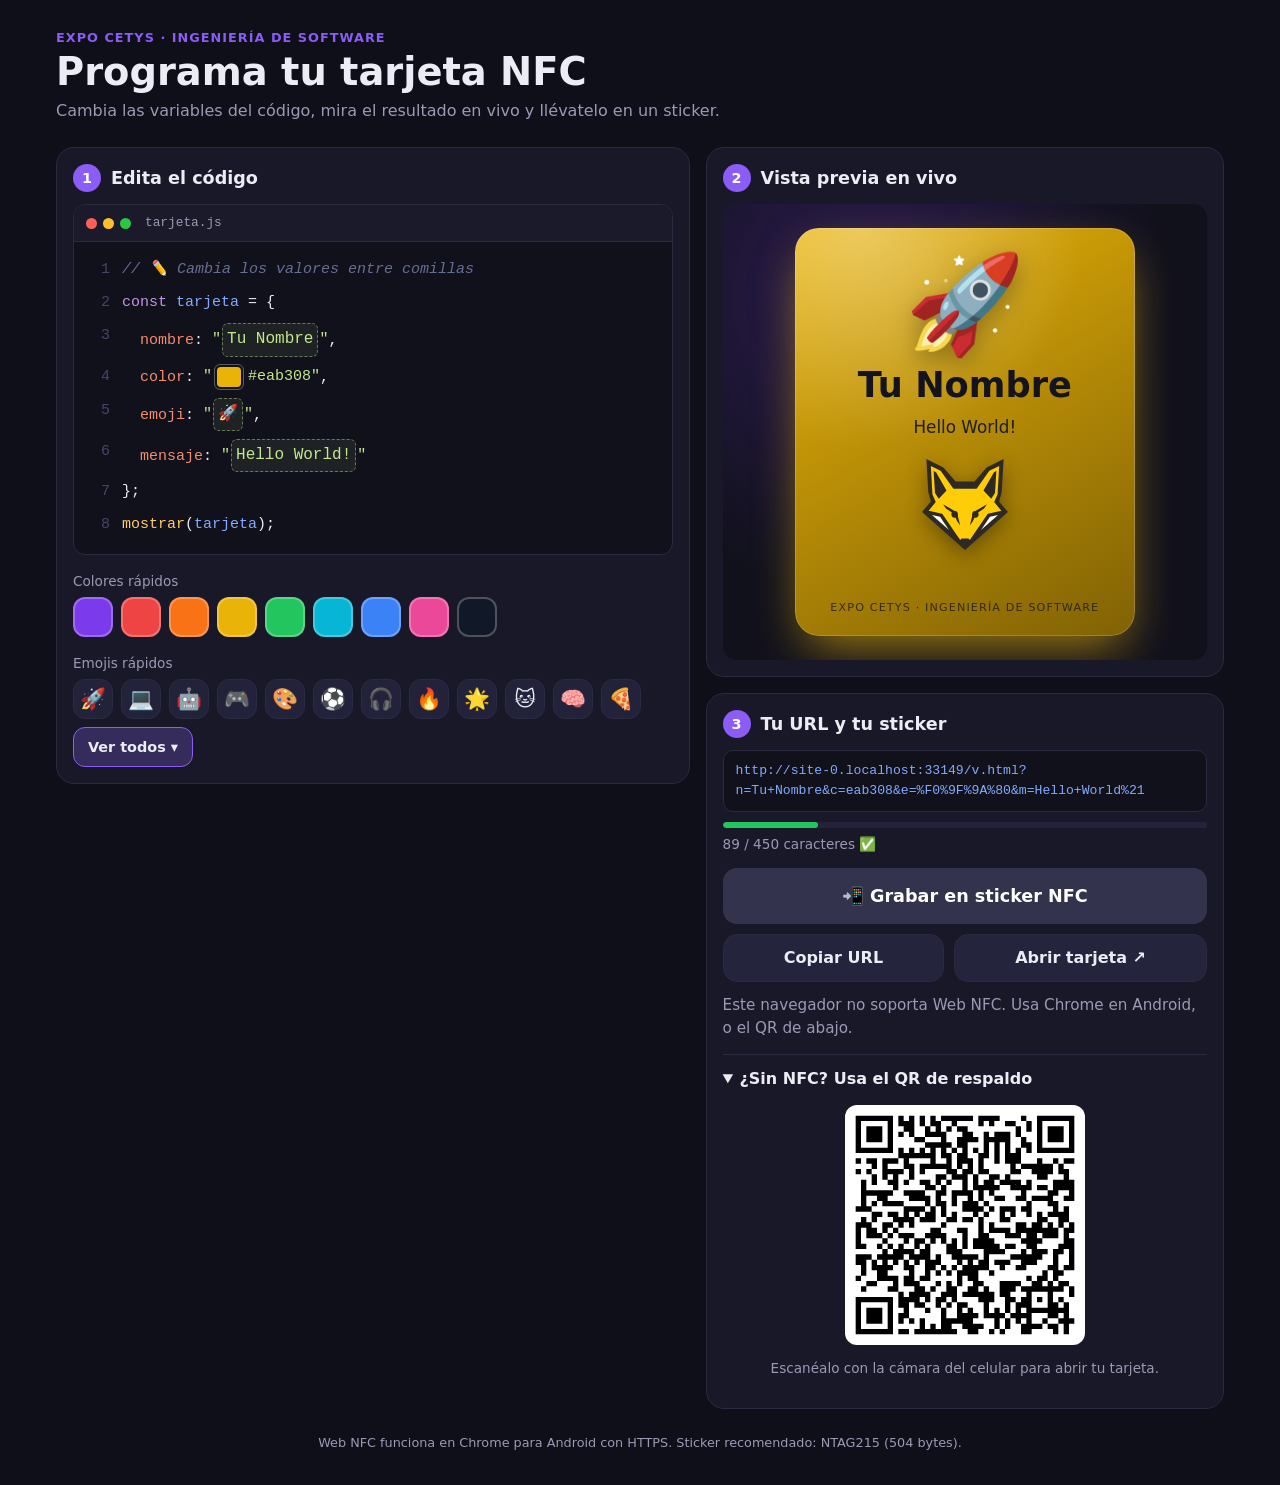
<file: index.html>
<!doctype html>
<html lang="es">
<head>
  <meta charset="utf-8">
  <meta name="viewport" content="width=device-width, initial-scale=1, viewport-fit=cover">
  <meta name="theme-color" content="#0f0f1a">
  <title>Programa tu tarjeta NFC</title>
  <meta name="description" content="Expo Cetys de Ingeniería de Software: cambia 4 variables, ve tu tarjeta en vivo y grábala en un sticker NFC.">
  <link rel="icon" href="img/zorro.svg" type="image/svg+xml">
  <link rel="stylesheet" href="css/estilos.css">
</head>
<body class="editor">
  <header class="cabecera">
    <p class="etiqueta">Expo Cetys · Ingeniería de Software</p>
    <h1>Programa tu tarjeta NFC</h1>
    <p class="sub">Cambia las variables del código, mira el resultado en vivo y llévatelo en un sticker.</p>
  </header>

  <main class="rejilla">
    <!-- 1. Código -->
    <section class="panel" aria-labelledby="t-codigo">
      <h2 id="t-codigo"><span class="paso">1</span> Edita el código</h2>

      <div class="codigo" role="group" aria-label="Bloque de código editable">
        <div class="codigo-barra" aria-hidden="true">
          <span class="punto"></span><span class="punto"></span><span class="punto"></span>
          <span class="archivo">tarjeta.js</span>
        </div>
        <ol class="lineas">
          <li><span class="com">// ✏️ Cambia los valores entre comillas</span></li>
          <li><span class="kw">const</span> <span class="var">tarjeta</span> = {</li>
          <li class="ind">
            <label for="nombre" class="prop">nombre</label>:
            <span class="str">"<input id="nombre" type="text" autocomplete="off" spellcheck="false">"</span>,
          </li>
          <li class="ind">
            <label for="color" class="prop">color</label>:
            <span class="str">"<input id="color" type="color" aria-describedby="color-hex"><span id="color-hex" class="hex"></span>"</span>,
          </li>
          <li class="ind">
            <label for="emoji" class="prop">emoji</label>:
            <span class="str">"<input id="emoji" type="text" autocomplete="off" inputmode="text" class="corto">"</span>,
          </li>
          <li class="ind">
            <label for="mensaje" class="prop">mensaje</label>:
            <span class="str">"<input id="mensaje" type="text" autocomplete="off">"</span>
          </li>
          <li>};</li>
          <li><span class="fn">mostrar</span>(<span class="var">tarjeta</span>);</li>
        </ol>
      </div>

      <div class="atajos">
        <p class="atajos-titulo">Colores rápidos</p>
        <div class="chips" id="chips-color"></div>
        <p class="atajos-titulo">Emojis rápidos</p>
        <div class="chips" id="chips-emoji"></div>
      </div>

      <dialog class="selector" id="selector-emoji" aria-labelledby="selector-titulo">
        <div class="selector-cabecera">
          <h3 id="selector-titulo">Elige un emoji</h3>
          <button type="button" class="selector-cerrar" id="selector-cerrar" aria-label="Cerrar">✕</button>
        </div>
        <nav class="selector-tabs" id="selector-tabs" aria-label="Categorías"></nav>
        <div class="selector-lista" id="selector-lista"></div>
      </dialog>
    </section>

    <!-- 2. Vista previa -->
    <section class="panel" aria-labelledby="t-vista">
      <h2 id="t-vista"><span class="paso">2</span> Vista previa en vivo</h2>
      <div class="escenario escenario-mini" id="escenario">
        <article class="tarjeta" id="tarjeta" aria-live="polite">
          <div class="tarjeta-emoji" data-emoji></div>
          <h3 class="tarjeta-nombre" data-nombre></h3>
          <p class="tarjeta-mensaje" data-mensaje></p>
          <img class="tarjeta-logo" src="img/zorro.svg" alt="Logo CETYS" width="84" height="88">
          <p class="tarjeta-pie">Expo Cetys · Ingeniería de Software</p>
        </article>
      </div>
    </section>

    <!-- 3. URL + NFC + QR -->
    <section class="panel" aria-labelledby="t-url">
      <h2 id="t-url"><span class="paso">3</span> Tu URL y tu sticker</h2>

      <div class="url-caja">
        <output id="url" class="url" for="nombre color emoji mensaje"></output>
        <div class="medidor" aria-hidden="true"><div class="medidor-barra" id="medidor"></div></div>
        <p class="contador" id="contador"></p>
      </div>

      <div class="botones">
        <button type="button" class="btn btn-nfc" id="btn-nfc">📲 Grabar en sticker NFC</button>
        <button type="button" class="btn btn-sec oculto" id="btn-cancelar">Cancelar</button>
        <button type="button" class="btn btn-sec" id="btn-copiar">Copiar URL</button>
        <a class="btn btn-sec" id="btn-abrir" target="_blank" rel="noopener">Abrir tarjeta ↗</a>
      </div>
      <p class="estado" id="estado" role="status"></p>

      <details class="qr-caja" id="qr-caja">
        <summary>¿Sin NFC? Usa el QR de respaldo</summary>
        <div class="qr" id="qr"></div>
        <p class="nota">Escanéalo con la cámara del celular para abrir tu tarjeta.</p>
      </details>
    </section>
  </main>

  <footer class="pie">
    Web NFC funciona en Chrome para Android con HTTPS. Sticker recomendado: NTAG215 (504 bytes).
  </footer>

  <script src="js/vendor/qrcode.js"></script>
  <script src="js/filtro.js"></script>
  <script src="js/sonido.js"></script>
  <script src="js/tarjeta.js"></script>
  <script src="js/emojis.js"></script>
  <script src="js/editor.js"></script>
</body>
</html>
</file>
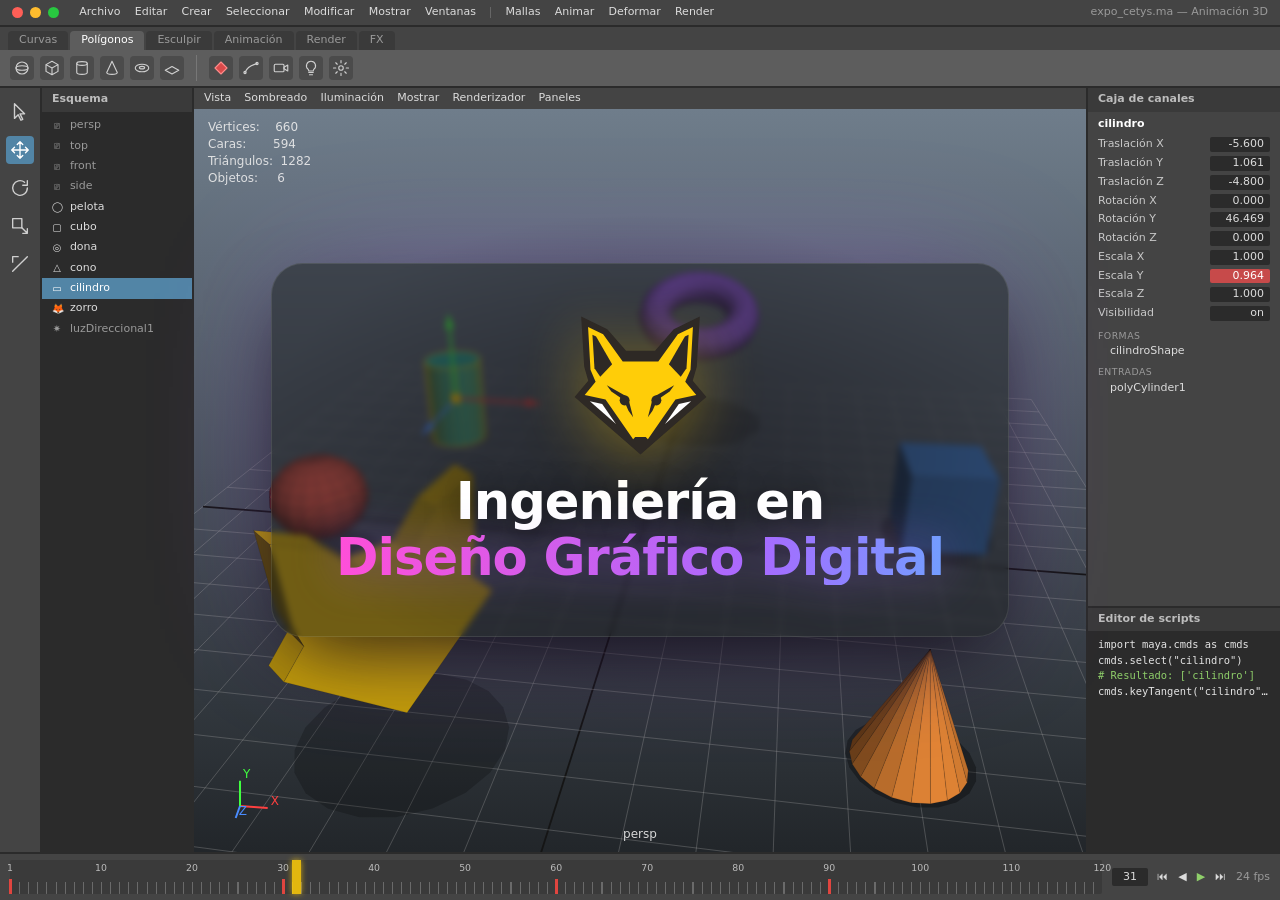
<file: splash-diseno.html>
<!doctype html>
<html lang="es">
<head>
  <meta charset="utf-8">
  <meta name="viewport" content="width=device-width, initial-scale=1, viewport-fit=cover">
  <meta name="theme-color" content="#444444">
  <title>Ingeniería en Diseño Gráfico Digital · Expo Cetys</title>
  <link rel="icon" href="img/zorro.svg" type="image/svg+xml">
  <link rel="stylesheet" href="css/splash-diseno.css">
</head>
<body>
  <div class="app" aria-hidden="true">
    <header class="menu">
      <span class="ventana"><i></i><i></i><i></i></span>
      <span>Archivo</span><span>Editar</span><span>Crear</span><span>Seleccionar</span><span>Modificar</span>
      <span>Mostrar</span><span>Ventanas</span><span class="sep"></span><span>Mallas</span><span>Animar</span>
      <span>Deformar</span><span>Render</span>
      <span class="titulo">expo_cetys.ma — Animación 3D</span>
    </header>

    <div class="estante">
      <div class="estante-tabs">
        <span>Curvas</span><span class="activo">Polígonos</span><span>Esculpir</span><span>Animación</span><span>Render</span><span>FX</span>
      </div>
      <div class="estante-iconos">
        <svg viewBox="0 0 24 24"><circle cx="12" cy="12" r="8"/><ellipse cx="12" cy="12" rx="8" ry="3"/></svg>
        <svg viewBox="0 0 24 24"><path d="M12 3 20 7.5v9L12 21l-8-4.5v-9zM4 7.5 12 12l8-4.5M12 12v9"/></svg>
        <svg viewBox="0 0 24 24"><ellipse cx="12" cy="6" rx="7" ry="2.5"/><path d="M5 6v12c0 1.4 3.1 2.5 7 2.5s7-1.1 7-2.5V6"/></svg>
        <svg viewBox="0 0 24 24"><path d="M12 3 5 18c0 1.4 3.1 2.5 7 2.5s7-1.1 7-2.5z"/></svg>
        <svg viewBox="0 0 24 24"><ellipse cx="12" cy="12" rx="9" ry="5"/><ellipse cx="12" cy="11.5" rx="3.5" ry="1.6"/></svg>
        <svg viewBox="0 0 24 24"><path d="M3 15 12 10l9 5-9 5z"/></svg>
        <i class="div"></i>
        <svg viewBox="0 0 24 24"><path d="M12 4 20 12 12 20 4 12z" class="lleno-rojo"/></svg>
        <svg viewBox="0 0 24 24"><path d="M4 18c4-10 12-10 16-12"/><circle cx="4" cy="18" r="1.5"/><circle cx="20" cy="6" r="1.5"/></svg>
        <svg viewBox="0 0 24 24"><rect x="3" y="7" width="13" height="10" rx="1.5"/><path d="m16 11 5-3v8l-5-3z"/></svg>
        <svg viewBox="0 0 24 24"><path d="M9 18h6M10 21h4M12 3a6 6 0 0 0-4 10.5c.8.8 1 1.5 1 2.5h6c0-1 .2-1.7 1-2.5A6 6 0 0 0 12 3z"/></svg>
        <svg viewBox="0 0 24 24"><circle cx="12" cy="12" r="3"/><path d="M12 2v3M12 19v3M2 12h3M19 12h3M5 5l2 2M17 17l2 2M5 19l2-2M17 7l2-2"/></svg>
      </div>
    </div>

    <nav class="herramientas">
      <svg viewBox="0 0 24 24"><path d="M6 3v16l4-4 3 6 2-1-3-6h5z"/></svg>
      <svg viewBox="0 0 24 24" class="activo"><path d="M12 3v18M3 12h18M12 3l-3 3M12 3l3 3M12 21l-3-3M12 21l3-3M3 12l3-3M3 12l3 3M21 12l-3-3M21 12l-3 3"/></svg>
      <svg viewBox="0 0 24 24"><path d="M20 12a8 8 0 1 1-3-6.2M20 4v5h-5"/></svg>
      <svg viewBox="0 0 24 24"><rect x="4" y="4" width="10" height="10"/><path d="M14 14l6 6M20 15v5h-5"/></svg>
      <svg viewBox="0 0 24 24"><path d="M4 20 20 4M4 4h6M4 4v6"/></svg>
    </nav>

    <aside class="esquema">
      <p class="panel-titulo">Esquema</p>
      <ul id="esquema"></ul>
    </aside>

    <main class="vista">
      <div class="vista-menu">
        <span>Vista</span><span>Sombreado</span><span>Iluminación</span><span>Mostrar</span><span>Renderizador</span><span>Paneles</span>
      </div>
      <canvas id="lienzo"></canvas>
    </main>

    <aside class="derecha">
      <section class="canales">
        <p class="panel-titulo">Caja de canales</p>
        <p class="canales-nombre" id="canales-nombre"></p>
        <div id="canales"></div>
        <p class="canales-sub">FORMAS</p>
        <p class="canales-item" id="canales-forma"></p>
        <p class="canales-sub">ENTRADAS</p>
        <p class="canales-item" id="canales-entrada"></p>
      </section>
      <section class="script">
        <p class="panel-titulo">Editor de scripts</p>
        <div class="script-lineas" id="script"></div>
      </section>
    </aside>

    <footer class="tiempo">
      <div class="regla" id="regla">
        <div class="marcas" id="marcas"></div>
        <div class="cabezal" id="cabezal"></div>
      </div>
      <div class="controles">
        <span class="cuadro" id="cuadro">1</span>
        <span>⏮</span><span>◀</span><span class="play">▶</span><span>⏭</span>
        <span class="fps">24 fps</span>
      </div>
    </footer>
  </div>

  <div class="centro">
    <div class="centro-tarjeta">
      <img src="img/zorro.svg" alt="Logo CETYS" class="centro-logo" width="200" height="210">
      <h1>Ingeniería en <span>Diseño Gráfico Digital</span></h1>
    </div>
  </div>

  <script src="js/splash-diseno.js"></script>
</body>
</html>
</file>
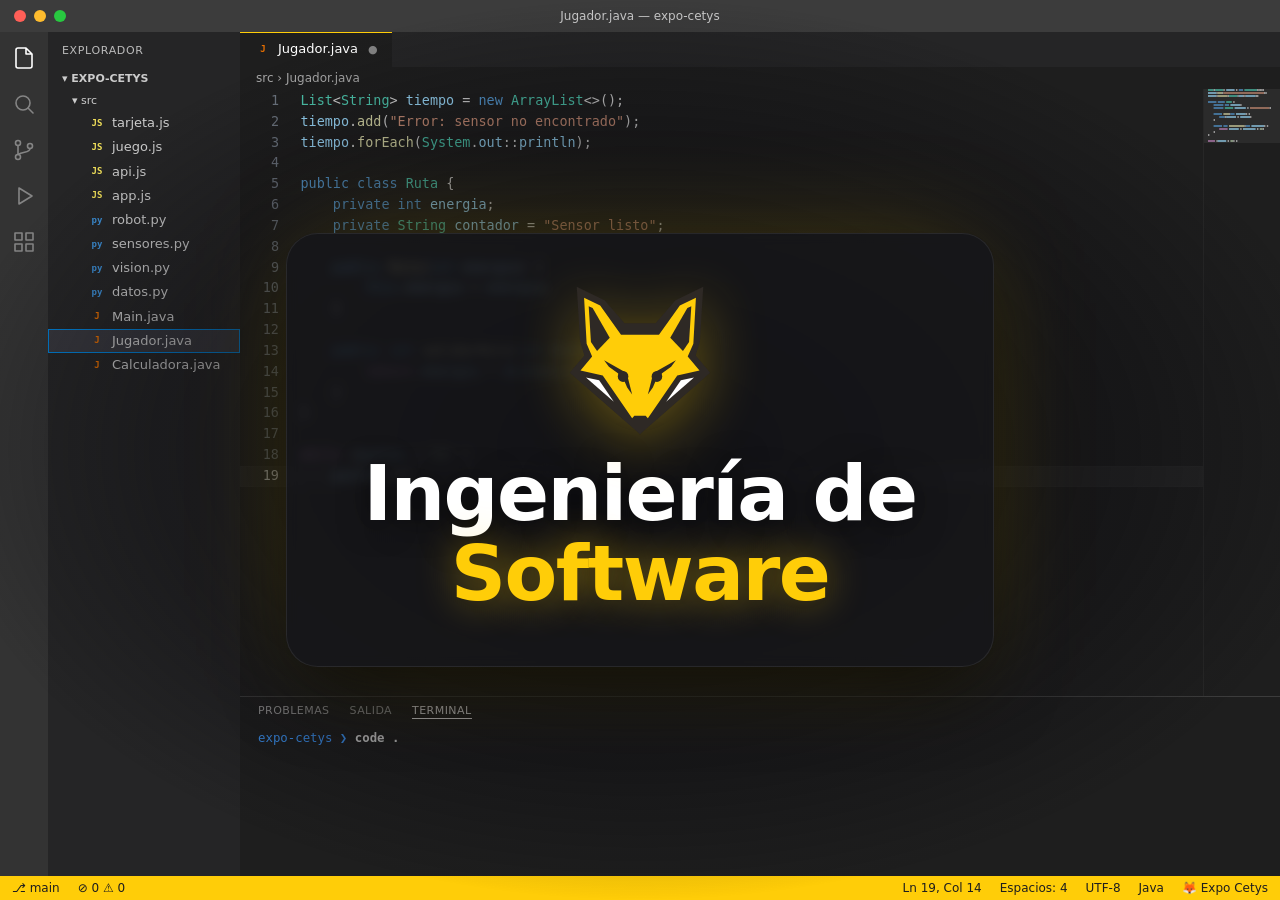
<file: splash.html>
<!doctype html>
<html lang="es">
<head>
  <meta charset="utf-8">
  <meta name="viewport" content="width=device-width, initial-scale=1, viewport-fit=cover">
  <meta name="theme-color" content="#1e1e1e">
  <title>Ingeniería de Software · Expo Cetys</title>
  <link rel="icon" href="img/zorro.svg" type="image/svg+xml">
  <link rel="stylesheet" href="css/splash.css">
</head>
<body>
  <div class="ide" aria-hidden="true">
    <header class="barra-titulo">
      <span class="ventana"><i></i><i></i><i></i></span>
      <span class="titulo" id="titulo-ventana">expo-cetys</span>
    </header>

    <nav class="actividad">
      <svg viewBox="0 0 24 24" class="activo"><path d="M14 2H6a2 2 0 0 0-2 2v16a2 2 0 0 0 2 2h12a2 2 0 0 0 2-2V8z M14 2v6h6"/></svg>
      <svg viewBox="0 0 24 24"><circle cx="11" cy="11" r="7"/><path d="m21 21-5-5"/></svg>
      <svg viewBox="0 0 24 24"><circle cx="6" cy="5" r="2.5"/><circle cx="6" cy="19" r="2.5"/><circle cx="18" cy="8" r="2.5"/><path d="M6 7.5v9M18 10.5c0 4-6 3-12 6"/></svg>
      <svg viewBox="0 0 24 24"><path d="M7 4v16l13-8z"/></svg>
      <svg viewBox="0 0 24 24"><rect x="3" y="3" width="7" height="7"/><rect x="14" y="3" width="7" height="7"/><rect x="3" y="14" width="7" height="7"/><rect x="14" y="14" width="7" height="7"/></svg>
    </nav>

    <aside class="explorador">
      <p class="explorador-titulo">Explorador</p>
      <p class="carpeta">▾ EXPO-CETYS</p>
      <p class="carpeta sub">▾ src</p>
      <ul id="archivos"></ul>
    </aside>

    <main class="area">
      <div class="pestanas" id="pestanas"></div>
      <div class="migas" id="migas"></div>
      <div class="editor">
        <div class="lineas" id="lineas"><div class="contenido" id="contenido"></div></div>
        <canvas class="minimapa" id="minimapa"></canvas>
      </div>
      <section class="terminal">
        <div class="terminal-tabs"><span>Problemas</span><span>Salida</span><span class="activo">Terminal</span></div>
        <div class="terminal-lineas" id="terminal"></div>
      </section>
    </main>

    <footer class="barra-estado">
      <span>⎇ main</span>
      <span>⊘ 0 ⚠ 0</span>
      <span class="der" id="estado-pos">Ln 1, Col 1</span>
      <span>Espacios: 4</span>
      <span>UTF-8</span>
      <span id="estado-lenguaje">JavaScript</span>
      <span>🦊 Expo Cetys</span>
    </footer>
  </div>

  <div class="centro">
    <div class="centro-tarjeta">
      <img src="img/zorro.svg" alt="Logo CETYS" class="centro-logo" width="200" height="210">
      <h1>Ingeniería de <span>Software</span></h1>
    </div>
  </div>

  <script src="js/splash.js"></script>
</body>
</html>
</file>
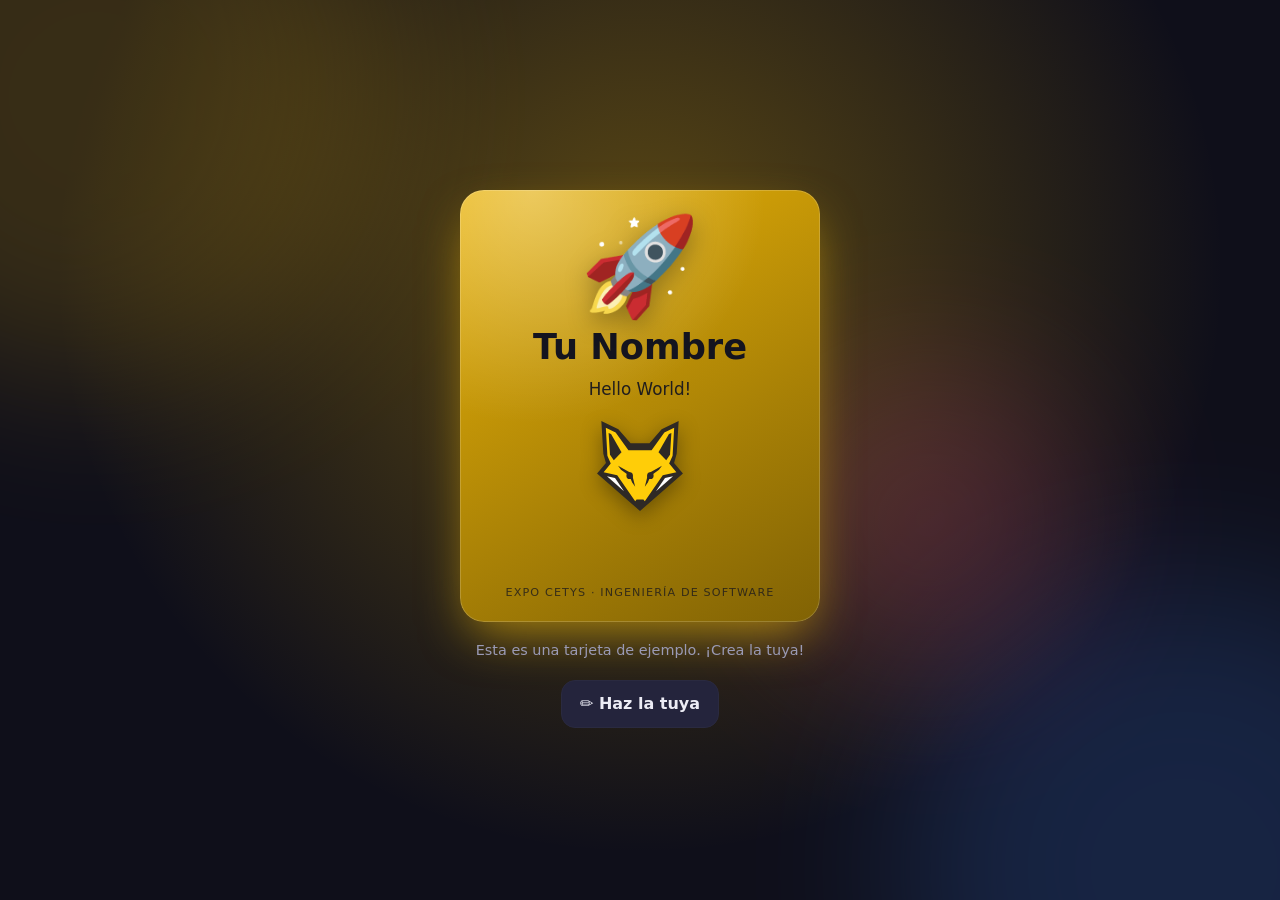
<file: v.html>
<!doctype html>
<html lang="es">
<head>
  <meta charset="utf-8">
  <meta name="viewport" content="width=device-width, initial-scale=1, viewport-fit=cover">
  <meta name="theme-color" content="#0f0f1a">
  <title>Tarjeta · Expo Cetys Ingeniería de Software</title>
  <link rel="icon" href="img/zorro.svg" type="image/svg+xml">
  <link rel="stylesheet" href="css/estilos.css">
</head>
<body class="vista">
  <main class="escenario escenario-completo" id="escenario">
    <div class="fondo" aria-hidden="true"><span></span><span></span><span></span></div>

    <article class="tarjeta entrada" id="tarjeta">
      <div class="tarjeta-emoji" data-emoji></div>
      <h1 class="tarjeta-nombre" data-nombre></h1>
      <p class="tarjeta-mensaje" data-mensaje></p>
      <img class="tarjeta-logo" src="img/zorro.svg" alt="Logo CETYS" width="84" height="88">
      <p class="tarjeta-pie">Expo Cetys · Ingeniería de Software</p>
    </article>

    <p class="pista" id="pista">Toca la tarjeta 🎉</p>
    <nav class="vista-acciones">
      <a class="btn btn-sec" id="btn-editar" href="./">✏️ Haz la tuya</a>
    </nav>
  </main>

  <script src="js/filtro.js"></script>
  <script src="js/sonido.js"></script>
  <script src="js/tarjeta.js"></script>
  <script>
    (() => {
      const { vacia, datos } = Tarjeta.desdeURL();
      const tarjeta = document.getElementById("tarjeta");
      const escenario = document.getElementById("escenario");
      const d = Tarjeta.dibujar(tarjeta, datos);

      document.title = `${d.emoji} ${d.nombre} · Expo Cetys`;
      document.querySelector('meta[name="theme-color"]').content = d.color;
      document.body.style.setProperty("--c", d.color);

      // "Haz la tuya" abre el editor con estos valores precargados.
      if (!vacia) document.getElementById("btn-editar").href = "./" + location.search;
      else document.getElementById("pista").textContent = "Esta es una tarjeta de ejemplo. ¡Crea la tuya!";

      // Al terminar la entrada se quita la clase para que la inclinación 3D funcione.
      tarjeta.addEventListener("animationend", (ev) => {
        if (ev.target === tarjeta) tarjeta.classList.remove("entrada");
      });
      setTimeout(() => Tarjeta.confeti(escenario, d.color, 70), 650);
      tarjeta.addEventListener("click", () => {
        tarjeta.classList.remove("rebote");
        void tarjeta.offsetWidth;
        tarjeta.classList.add("rebote");
        Tarjeta.confeti(escenario, d.color, 40);
      });

      // Inclinación 3D con el dedo / mouse
      if (!matchMedia("(prefers-reduced-motion: reduce)").matches) {
        escenario.addEventListener("pointermove", (ev) => {
          const r = tarjeta.getBoundingClientRect();
          const x = (ev.clientX - r.left) / r.width - 0.5;
          const y = (ev.clientY - r.top) / r.height - 0.5;
          tarjeta.style.setProperty("--rx", (-y * 14).toFixed(1) + "deg");
          tarjeta.style.setProperty("--ry", (x * 14).toFixed(1) + "deg");
        });
        escenario.addEventListener("pointerleave", () => {
          tarjeta.style.setProperty("--rx", "0deg");
          tarjeta.style.setProperty("--ry", "0deg");
        });
      }
    })();
  </script>
</body>
</html>
</file>
<file: css/estilos.css>
:root {
  --fondo: #0f0f1a;
  --panel: #181828;
  --borde: #2a2a40;
  --texto: #ececf5;
  --tenue: #9a9ab5;
  --acento: #8b5cf6;
  --ok: #22c55e;
  --casi: #eab308;
  --mal: #ef4444;
  --code-bg: #11111c;
  --code-kw: #c792ea;
  --code-var: #82aaff;
  --code-prop: #f78c6c;
  --code-str: #c3e88d;
  --code-com: #676e95;
  --c: #7c3aed;
  --tinta: #fff;
  --radio: 18px;
  --mono: ui-monospace, "SF Mono", "Cascadia Code", Menlo, Consolas, monospace;
  color-scheme: dark;
}

* { box-sizing: border-box; }

html { -webkit-text-size-adjust: 100%; }

body {
  margin: 0;
  min-height: 100dvh;
  background: var(--fondo);
  color: var(--texto);
  font: 16px/1.5 system-ui, -apple-system, "Segoe UI", Roboto, sans-serif;
  padding: env(safe-area-inset-top) env(safe-area-inset-right) env(safe-area-inset-bottom) env(safe-area-inset-left);
}

button, input { font: inherit; color: inherit; }

/* ---------- Editor: estructura ---------- */
.cabecera {
  max-width: 1200px;
  margin: 0 auto;
  padding: 28px 16px 8px;
}
.etiqueta {
  margin: 0;
  font-size: 0.8rem;
  letter-spacing: 0.08em;
  text-transform: uppercase;
  color: var(--acento);
  font-weight: 700;
}
.cabecera h1 { margin: 4px 0 6px; font-size: clamp(1.6rem, 6vw, 2.4rem); line-height: 1.1; }
.sub { margin: 0; color: var(--tenue); }

.rejilla {
  max-width: 1200px;
  margin: 0 auto;
  padding: 16px;
  display: grid;
  gap: 16px;
  grid-template-columns: 1fr;
}
@media (min-width: 900px) {
  .rejilla { grid-template-columns: 1.1fr 0.9fr; align-items: start; }
  .rejilla > section:nth-child(1) { grid-row: span 2; }
}

.panel {
  background: var(--panel);
  border: 1px solid var(--borde);
  border-radius: var(--radio);
  padding: 16px;
  min-width: 0;
}
.panel h2 {
  margin: 0 0 12px;
  font-size: 1.1rem;
  display: flex;
  align-items: center;
  gap: 10px;
}
.paso {
  display: inline-grid;
  place-items: center;
  width: 28px;
  height: 28px;
  border-radius: 50%;
  background: var(--acento);
  color: #fff;
  font-size: 0.9rem;
}

/* ---------- Bloque de código ---------- */
.codigo {
  background: var(--code-bg);
  border: 1px solid var(--borde);
  border-radius: 12px;
  overflow: hidden;
  font-family: var(--mono);
  font-size: 15px;
}
.codigo-barra {
  display: flex;
  align-items: center;
  gap: 6px;
  padding: 8px 12px;
  background: #1a1a2a;
  border-bottom: 1px solid var(--borde);
}
.punto { width: 11px; height: 11px; border-radius: 50%; background: #ff5f57; }
.punto:nth-child(2) { background: #febc2e; }
.punto:nth-child(3) { background: #28c840; }
.archivo { margin-left: 8px; color: var(--tenue); font-size: 0.8rem; }

.lineas {
  list-style: none;
  margin: 0;
  padding: 12px 12px 12px 0;
  counter-reset: linea;
}
.lineas li {
  counter-increment: linea;
  min-height: 2.1em;
  padding: 0.25em 0 0.25em 3.2em;
  position: relative;
  line-height: 1.7;
}
.lineas li::before {
  content: counter(linea);
  position: absolute;
  left: 0;
  width: 2.4em;
  text-align: right;
  color: #45456a;
  user-select: none;
  top: 0.25em;
}
.lineas li.ind { padding-left: calc(3.2em + 2ch); }

.kw { color: var(--code-kw); }
.var, .fn { color: var(--code-var); }
.fn { color: #ffcb6b; }
.prop { color: var(--code-prop); cursor: pointer; }
.com { color: var(--code-com); font-style: italic; }
.str {
  color: var(--code-str);
  display: inline-flex;
  align-items: center;
  vertical-align: middle;
  max-width: 100%;
  min-width: 0;
}

.str input[type="text"] {
  field-sizing: content;
  min-width: 2ch;
  max-width: min(100%, 32ch);
  background: rgba(195, 232, 141, 0.08);
  border: 1px dashed rgba(195, 232, 141, 0.45);
  border-radius: 6px;
  padding: 2px 4px;
  margin: 0 1px;
  color: var(--code-str);
  font-family: var(--mono);
  font-size: 16px; /* 16px evita el zoom automático en iOS */
  outline: none;
  transition: border-color 0.15s, background 0.15s;
}
.str input[type="text"]:focus {
  border-style: solid;
  border-color: var(--code-str);
  background: rgba(195, 232, 141, 0.14);
}
.str input.excede { border-color: var(--mal); color: #ffb4b4; }
.str input.corto { min-width: 3ch; text-align: center; }
#mensaje { max-width: min(100%, 40ch); }

.str input[type="color"] {
  width: 30px;
  height: 26px;
  padding: 0;
  margin: 0 4px 0 2px;
  border: 1px solid rgba(255, 255, 255, 0.3);
  border-radius: 6px;
  background: none;
  cursor: pointer;
}
.str input[type="color"]::-webkit-color-swatch-wrapper { padding: 2px; }
.str input[type="color"]::-webkit-color-swatch { border: none; border-radius: 4px; }
.str input[type="color"]::-moz-color-swatch { border: none; border-radius: 4px; }
.hex { color: var(--code-str); }

/* ---------- Atajos ---------- */
.atajos-titulo { margin: 16px 0 6px; font-size: 0.85rem; color: var(--tenue); }
.chips { display: flex; flex-wrap: wrap; gap: 8px; }
.chip {
  min-width: 40px;
  height: 40px;
  border-radius: 12px;
  border: 1px solid var(--borde);
  background: #22223a;
  font-size: 1.3rem;
  cursor: pointer;
  transition: transform 0.12s;
}
.chip:active { transform: scale(0.9); }
#chips-color .chip { border: 2px solid rgba(255, 255, 255, 0.25); }
.chip-todos {
  padding: 0 14px;
  font-size: 0.9rem;
  font-weight: 600;
  color: var(--texto);
  border-color: var(--acento);
  background: color-mix(in srgb, var(--acento) 18%, #22223a);
}

/* ---------- Selector de todos los emojis ---------- */
.selector {
  width: min(100% - 24px, 520px);
  max-width: none;
  height: min(80dvh, 640px);
  padding: 0;
  border: 1px solid var(--borde);
  border-radius: var(--radio);
  background: var(--panel);
  color: var(--texto);
  overflow: hidden;
}
.selector[open] { display: flex; flex-direction: column; }
.selector::backdrop { background: rgba(5, 5, 12, 0.7); backdrop-filter: blur(3px); }
/* En celular aparece como hoja desde abajo */
@media (max-width: 600px) {
  .selector {
    width: 100%;
    margin: auto 0 0;
    border-radius: var(--radio) var(--radio) 0 0;
    padding-bottom: env(safe-area-inset-bottom);
  }
  .selector[open] { animation: hoja 0.25s ease-out; }
}
@keyframes hoja { from { transform: translateY(100%); } }

.selector-cabecera {
  display: flex;
  align-items: center;
  justify-content: space-between;
  padding: 12px 12px 4px 16px;
}
.selector-cabecera h3 { margin: 0; font-size: 1.05rem; }
.selector-cerrar {
  width: 40px;
  height: 40px;
  border: none;
  border-radius: 50%;
  background: #24243c;
  cursor: pointer;
}
.selector-tabs {
  display: flex;
  gap: 4px;
  padding: 4px 12px 8px;
  overflow-x: auto;
  border-bottom: 1px solid var(--borde);
  scrollbar-width: none;
}
.selector-tabs button {
  flex: 1 0 34px;
  max-width: 48px;
  height: 42px;
  padding: 0;
  border: none;
  border-radius: 10px;
  background: transparent;
  font-size: 1.35rem;
  cursor: pointer;
}
.selector-tabs button:hover { background: #24243c; }
.selector-lista {
  flex: 1;
  overflow-y: auto;
  overscroll-behavior: contain;
  padding: 0 12px 16px;
}
.selector-lista h4 {
  position: sticky;
  top: 0;
  margin: 0;
  padding: 10px 4px 6px;
  font-size: 0.8rem;
  color: var(--tenue);
  background: var(--panel);
  z-index: 1;
}
.selector-rejilla {
  display: grid;
  grid-template-columns: repeat(auto-fill, minmax(44px, 1fr));
}
.selector-rejilla button {
  aspect-ratio: 1;
  border: none;
  border-radius: 10px;
  background: transparent;
  font-size: 1.6rem;
  line-height: 1;
  cursor: pointer;
}
.selector-rejilla button:hover { background: #24243c; }
.selector-rejilla button.elegido { background: color-mix(in srgb, var(--acento) 35%, transparent); outline: 2px solid var(--acento); }

/* ---------- Tarjeta (común) ---------- */
.escenario {
  position: relative;
  display: grid;
  place-items: center;
  perspective: 900px;
  overflow: hidden;
}
.escenario-mini {
  min-height: 300px;
  padding: 24px 12px;
  border-radius: 14px;
  background:
    radial-gradient(circle at 30% 20%, color-mix(in srgb, var(--c) 25%, transparent), transparent 60%),
    #11111c;
}

.tarjeta {
  --rx: 0deg;
  --ry: 0deg;
  position: relative;
  width: min(100%, 340px);
  aspect-ratio: 5 / 6;
  padding: 28px 22px 20px;
  border-radius: 24px;
  color: var(--tinta);
  background:
    radial-gradient(circle at 20% 0%, rgba(255, 255, 255, 0.35), transparent 45%),
    linear-gradient(150deg, var(--c), color-mix(in srgb, var(--c) 55%, #000));
  box-shadow:
    0 20px 50px -12px color-mix(in srgb, var(--c) 70%, transparent),
    inset 0 0 0 1px rgba(255, 255, 255, 0.18);
  display: flex;
  flex-direction: column;
  align-items: center;
  justify-content: center;
  text-align: center;
  overflow: clip; /* a diferencia de hidden, deja que aspect-ratio crezca si el texto no cabe */
  transform: rotateX(var(--rx)) rotateY(var(--ry));
  transition: transform 0.2s ease-out, background 0.4s, box-shadow 0.4s;
  cursor: pointer;
  user-select: none;
  -webkit-tap-highlight-color: transparent;
}
/* Brillo que recorre la tarjeta */
.tarjeta::after {
  content: "";
  position: absolute;
  inset: -50%;
  background: linear-gradient(115deg, transparent 40%, rgba(255, 255, 255, 0.28) 50%, transparent 60%);
  transform: translateX(-60%);
  animation: brillo 4.5s ease-in-out infinite;
  pointer-events: none;
}
.tarjeta-emoji {
  font-size: clamp(64px, 22vw, 96px);
  line-height: 1;
  margin-bottom: 14px;
  filter: drop-shadow(0 8px 12px rgba(0, 0, 0, 0.3));
  animation: flotar 3s ease-in-out infinite;
}
.tarjeta-nombre {
  margin: 0;
  font-size: clamp(1.6rem, 7vw, 2.2rem);
  line-height: 1.1;
  font-weight: 800;
  overflow-wrap: anywhere;
}
.tarjeta-mensaje {
  margin: 10px 0 0;
  font-size: 1.05rem;
  opacity: 0.92;
  overflow-wrap: anywhere;
}
.tarjeta-pie {
  margin: auto 0 0;
  padding-top: 12px;
  font-size: 0.7rem;
  letter-spacing: 0.1em;
  text-transform: uppercase;
  color: color-mix(in srgb, var(--tinta) 75%, transparent);
}
.tarjeta-logo {
  display: block;
  width: clamp(64px, 22vw, 88px);
  height: auto;
  margin-top: 18px;
  filter: drop-shadow(0 6px 10px rgba(0, 0, 0, 0.35));
}

.tarjeta.rebote { animation: rebote 0.5s cubic-bezier(0.3, 1.6, 0.5, 1); }

.confeti {
  position: absolute;
  left: 50%; /* el JS lo coloca en el centro de la tarjeta */
  top: 50%;
  width: 9px;
  height: 14px;
  border-radius: 2px;
  pointer-events: none;
  animation: confeti 1.6s ease-out var(--d) both;
  z-index: 3;
}

@keyframes flotar {
  0%, 100% { transform: translateY(0) rotate(-4deg); }
  50% { transform: translateY(-10px) rotate(4deg); }
}
@keyframes brillo {
  0%, 60% { transform: translateX(-60%); }
  100% { transform: translateX(60%); }
}
@keyframes rebote {
  0% { transform: scale(1); }
  40% { transform: scale(0.94); }
  100% { transform: scale(1); }
}
@keyframes confeti {
  0% { transform: translate(-50%, -50%) scale(0.3) rotate(0); opacity: 1; }
  30% { transform: translate(calc(-50% + var(--x)), calc(-50% + var(--y))) scale(1) rotate(calc(var(--r) / 2)); animation-timing-function: ease-in; }
  70% { opacity: 1; }
  100% { transform: translate(calc(-50% + var(--x) * 1.3), calc(-50% + var(--y) + 240px)) rotate(var(--r)); opacity: 0; }
}

/* ---------- URL, botones, estado ---------- */
.url-caja { margin-bottom: 14px; }
.url {
  display: block;
  font-family: var(--mono);
  font-size: 0.82rem;
  background: var(--code-bg);
  border: 1px solid var(--borde);
  border-radius: 10px;
  padding: 10px 12px;
  overflow-wrap: anywhere;
  color: var(--code-var);
  user-select: all;
}
.medidor {
  height: 6px;
  margin-top: 10px;
  background: #22223a;
  border-radius: 99px;
  overflow: hidden;
}
.medidor-barra {
  height: 100%;
  width: 0;
  background: var(--ok);
  border-radius: inherit;
  transition: width 0.2s, background 0.2s;
}
.medidor-barra[data-nivel="casi"] { background: var(--casi); }
.medidor-barra[data-nivel="mal"] { background: var(--mal); }
.contador { margin: 6px 0 0; font-size: 0.85rem; color: var(--tenue); }
.contador.error { color: #ff9b9b; }

.botones { display: flex; flex-wrap: wrap; gap: 10px; }
.btn {
  flex: 1 1 auto;
  display: inline-flex;
  align-items: center;
  justify-content: center;
  min-height: 48px;
  padding: 10px 18px;
  border-radius: 14px;
  border: 1px solid var(--borde);
  background: #24243c;
  color: var(--texto);
  font-weight: 600;
  text-decoration: none;
  cursor: pointer;
  transition: transform 0.12s, opacity 0.2s;
}
.btn:active { transform: scale(0.97); }
.btn:disabled, .btn.deshabilitado { opacity: 0.4; pointer-events: none; }
.btn-nfc {
  flex-basis: 100%;
  min-height: 56px;
  font-size: 1.1rem;
  border: none;
  background: linear-gradient(135deg, var(--acento), #3b82f6);
  color: #fff;
  box-shadow: 0 10px 25px -10px var(--acento);
}
.btn-nfc.esperando { animation: pulso 1.2s ease-in-out infinite; opacity: 1; }
.btn-nfc.sin-soporte { background: #33334d; box-shadow: none; }
.oculto { display: none; }

@keyframes pulso {
  0%, 100% { box-shadow: 0 0 0 0 rgba(139, 92, 246, 0.7); }
  50% { box-shadow: 0 0 0 12px rgba(139, 92, 246, 0); }
}

.estado { min-height: 1.5em; margin: 12px 0 0; font-size: 0.95rem; }
.estado[data-tipo="ok"] { color: #86efac; }
.estado[data-tipo="error"] { color: #ff9b9b; }
.estado[data-tipo="info"] { color: var(--tenue); }

.qr-caja {
  margin-top: 14px;
  border-top: 1px solid var(--borde);
  padding-top: 12px;
}
.qr-caja summary { cursor: pointer; font-weight: 600; }
.qr {
  width: min(240px, 100%);
  margin: 14px auto 0;
  background: #fff;
  border-radius: 12px;
  padding: 8px;
}
.qr svg { display: block; width: 100%; height: auto; }
.qr .nota { color: #444; text-align: center; }
.nota { font-size: 0.85rem; color: var(--tenue); text-align: center; }

.pie {
  max-width: 1200px;
  margin: 0 auto;
  padding: 8px 16px 32px;
  font-size: 0.8rem;
  color: var(--tenue);
  text-align: center;
}

/* ---------- Página de vista ---------- */
body.vista {
  background:
    radial-gradient(circle at 50% 30%, color-mix(in srgb, var(--c) 35%, transparent), transparent 65%),
    var(--fondo);
  overflow: hidden;
}
.escenario-completo {
  min-height: 100dvh;
  padding: 24px 16px;
  align-content: center;
  gap: 18px;
}
.escenario-completo .tarjeta { width: min(100%, 360px); }

.fondo span {
  position: absolute;
  width: 45vmax;
  height: 45vmax;
  border-radius: 50%;
  background: var(--c);
  filter: blur(80px);
  opacity: 0.18;
  animation: deriva 14s ease-in-out infinite alternate;
}
.fondo span:nth-child(1) { top: -15vmax; left: -15vmax; }
.fondo span:nth-child(2) { bottom: -20vmax; right: -15vmax; animation-delay: -5s; background: #3b82f6; }
.fondo span:nth-child(3) { top: 40%; left: 60%; width: 25vmax; height: 25vmax; animation-delay: -9s; background: #ec4899; }

@keyframes deriva {
  to { transform: translate(8vmax, 6vmax) scale(1.15); }
}

.tarjeta.entrada { animation: entrada 0.9s cubic-bezier(0.2, 1.3, 0.4, 1) both; }
.tarjeta.entrada .tarjeta-emoji { animation: aparecer 0.6s 0.45s cubic-bezier(0.3, 1.8, 0.5, 1) both, flotar 3s 1.1s ease-in-out infinite; }
.tarjeta.entrada .tarjeta-nombre { animation: subir 0.5s 0.6s ease-out both; }
.tarjeta.entrada .tarjeta-mensaje { animation: subir 0.5s 0.75s ease-out both; }
.tarjeta.entrada .tarjeta-logo { animation: aparecer 0.6s 0.9s cubic-bezier(0.3, 1.8, 0.5, 1) both; }
.tarjeta.entrada.rebote { animation: rebote 0.5s cubic-bezier(0.3, 1.6, 0.5, 1); }

@keyframes entrada {
  from { opacity: 0; transform: rotateY(-90deg) scale(0.6); }
  to { opacity: 1; transform: rotateY(0) scale(1); }
}
@keyframes aparecer {
  from { opacity: 0; transform: scale(0) rotate(-30deg); }
  to { opacity: 1; transform: scale(1) rotate(0); }
}
@keyframes subir {
  from { opacity: 0; transform: translateY(14px); }
  to { opacity: 1; transform: translateY(0); }
}

.pista { position: relative; z-index: 1; margin: 0; color: var(--tenue); font-size: 0.9rem; text-align: center; }
.vista-acciones { position: relative; z-index: 1; display: flex; justify-content: center; }
.vista-acciones .btn { flex: 0 0 auto; }

@media (prefers-reduced-motion: reduce) {
  *, *::before, *::after { animation: none !important; transition: none !important; }
}
</file>
<file: css/splash-diseno.css>
/* Pantalla tipo wallpaper / splash: un programa de animación 3D con una escena en movimiento. */
:root {
  --panel: #444444;
  --panel-oscuro: #3a3a3a;
  --borde: #2b2b2b;
  --texto: #dcdcdc;
  --tenue: #9a9a9a;
  --seleccion: #5285a6;
  --amarillo: #ffcd08;
  --ui: clamp(11px, 0.72vw, 16px);
  color-scheme: dark;
}

* { box-sizing: border-box; }

html, body {
  margin: 0;
  height: 100%;
  overflow: hidden;
  background: var(--panel);
  color: var(--texto);
  font: var(--ui)/1.35 system-ui, -apple-system, "Segoe UI", Roboto, sans-serif;
}
body.sin-cursor, body.sin-cursor * { cursor: none; }

.app {
  position: fixed;
  inset: 0;
  display: grid;
  grid-template-columns: 40px clamp(150px, 11vw, 230px) 1fr clamp(190px, 15vw, 300px);
  grid-template-rows: auto auto 1fr auto;
  grid-template-areas:
    "menu menu menu menu"
    "estante estante estante estante"
    "herramientas esquema vista derecha"
    "tiempo tiempo tiempo tiempo";
  gap: 2px;
  background: var(--borde);
}

svg { fill: none; stroke: #cfcfcf; stroke-width: 1.5; stroke-linejoin: round; stroke-linecap: round; }

/* ---------- Menú y estante ---------- */
.menu {
  grid-area: menu;
  display: flex;
  align-items: center;
  gap: 1.3em;
  padding: 0.45em 12px;
  background: var(--panel);
  white-space: nowrap;
  overflow: hidden;
}
.ventana { display: flex; gap: 7px; margin-right: 6px; }
.ventana i { width: 11px; height: 11px; border-radius: 50%; background: #ff5f57; }
.ventana i:nth-child(2) { background: #febc2e; }
.ventana i:nth-child(3) { background: #28c840; }
.menu .sep { width: 1px; height: 1em; background: #666; }
.menu .titulo { margin-left: auto; color: var(--tenue); }

.estante { grid-area: estante; background: var(--panel); }
.estante-tabs { display: flex; gap: 2px; padding: 4px 8px 0; }
.estante-tabs span {
  padding: 0.2em 1em;
  background: var(--panel-oscuro);
  border-radius: 4px 4px 0 0;
  color: var(--tenue);
}
.estante-tabs .activo { background: #5d5d5d; color: #fff; }
.estante-iconos {
  display: flex;
  align-items: center;
  gap: 6px;
  padding: 5px 10px;
  background: #5d5d5d;
}
.estante-iconos svg {
  width: clamp(24px, 1.8vw, 36px);
  height: clamp(24px, 1.8vw, 36px);
  padding: 3px;
  border-radius: 4px;
  background: #4b4b4b;
}
.estante-iconos .div { width: 1px; height: 26px; background: #777; margin: 0 6px; }
.estante-iconos .lleno-rojo { fill: #d94a4a; stroke: #ff8a8a; }

.herramientas {
  grid-area: herramientas;
  background: var(--panel);
  display: flex;
  flex-direction: column;
  align-items: center;
  gap: 10px;
  padding-top: 10px;
}
.herramientas svg { width: 28px; height: 28px; padding: 3px; border-radius: 4px; }
.herramientas svg.activo { background: var(--seleccion); stroke: #fff; }

/* ---------- Paneles ---------- */
.panel-titulo {
  margin: 0;
  padding: 0.4em 10px;
  background: var(--panel-oscuro);
  color: #bdbdbd;
  font-weight: 600;
}
.esquema { grid-area: esquema; background: #2b2b2b; overflow: hidden; }
#esquema { list-style: none; margin: 0; padding: 4px 0; }
#esquema li {
  display: flex;
  align-items: center;
  gap: 8px;
  padding: 0.25em 10px;
  white-space: nowrap;
}
#esquema li.camara { color: var(--tenue); }
#esquema li.activo { background: var(--seleccion); color: #fff; }
#esquema .ico { width: 1em; text-align: center; font-size: 0.9em; }

.vista {
  grid-area: vista;
  position: relative;
  display: flex;
  flex-direction: column;
  min-width: 0;
  min-height: 0;
  background: #2f3336;
}
.vista-menu {
  display: flex;
  gap: 1.2em;
  padding: 0.3em 10px;
  background: var(--panel);
  white-space: nowrap;
  overflow: hidden;
}
#lienzo { flex: 1; min-height: 0; width: 100%; display: block; }

.derecha {
  grid-area: derecha;
  display: flex;
  flex-direction: column;
  gap: 2px;
  min-height: 0;
}
.canales { background: var(--panel); flex: 1; overflow: hidden; }
.canales-nombre { margin: 0; padding: 0.5em 10px 0.3em; font-weight: 700; color: #fff; }
.fila {
  display: flex;
  justify-content: space-between;
  padding: 0.18em 10px;
  font-variant-numeric: tabular-nums;
}
.fila span:first-child { color: #c8c8c8; }
.fila span:last-child {
  min-width: 5.5em;
  padding: 0 6px;
  text-align: right;
  background: #2b2b2b;
  border-radius: 2px;
}
.fila.clave span:last-child { background: #c74a4a; color: #fff; }
.canales-sub { margin: 0.7em 0 0; padding: 0 10px; color: var(--tenue); font-size: 0.85em; letter-spacing: 0.05em; }
.canales-item { margin: 0.2em 0 0; padding: 0 10px 0 22px; }

.script { background: #2b2b2b; height: 32%; display: flex; flex-direction: column; min-height: 0; }
.script-lineas {
  flex: 1;
  overflow: hidden;
  padding: 6px 10px;
  font: calc(var(--ui) * 0.95)/1.5 "Cascadia Code", Consolas, Menlo, monospace;
}
.script-lineas div { white-space: pre; overflow: hidden; text-overflow: ellipsis; }
.script-lineas .cmd { color: #e4e4e4; }
.script-lineas .res { color: #8fcf6a; }

/* ---------- Línea de tiempo ---------- */
.tiempo {
  grid-area: tiempo;
  display: flex;
  align-items: stretch;
  gap: 10px;
  padding: 6px 10px;
  background: var(--panel);
}
.regla {
  position: relative;
  flex: 1;
  height: clamp(34px, 3.6vh, 56px);
  background:
    repeating-linear-gradient(90deg, #6a6a6a 0 1px, transparent 1px calc(100% / 120)),
    #3a3a3a;
  background-size: 100% 35%;
  background-position: bottom;
  background-repeat: no-repeat;
  background-color: #3a3a3a;
  border-radius: 2px;
}
.regla .num {
  position: absolute;
  top: 2px;
  transform: translateX(-50%);
  color: #bdbdbd;
  font-size: 0.85em;
}
.marcas { position: absolute; inset: 0; }
.marca {
  position: absolute;
  bottom: 0;
  width: 3px;
  height: 45%;
  margin-left: -1px;
  background: #e0453f;
}
.cabezal {
  position: absolute;
  top: 0;
  bottom: 0;
  width: max(2px, calc(100% / 120));
  background: rgba(255, 205, 8, 0.85);
  box-shadow: 0 0 6px rgba(255, 205, 8, 0.7);
}
.controles { display: flex; align-items: center; gap: 0.9em; white-space: nowrap; }
.controles .cuadro {
  min-width: 3.2em;
  padding: 0.15em 0.4em;
  text-align: center;
  background: #2b2b2b;
  border-radius: 2px;
  font-variant-numeric: tabular-nums;
}
.controles .play { color: #8fcf6a; }
.controles .fps { color: var(--tenue); }

/* ---------- Centro: logo y título ---------- */
.centro {
  position: fixed;
  inset: 0;
  display: grid;
  place-items: center;
  pointer-events: none;
  background: radial-gradient(ellipse 40% 35% at 50% 50%, rgba(12, 12, 18, 0.45), transparent 75%);
}
.centro-tarjeta {
  display: flex;
  flex-direction: column;
  align-items: center;
  gap: clamp(12px, 2vh, 28px);
  max-width: min(92vw, 1100px);
  padding: clamp(24px, 4vw, 56px) clamp(28px, 5vw, 90px);
  border-radius: 32px;
  background: rgba(28, 28, 34, 0.5);
  border: 1px solid rgba(255, 255, 255, 0.1);
  backdrop-filter: blur(3px);
  -webkit-backdrop-filter: blur(3px);
  box-shadow: 0 30px 80px -20px rgba(0, 0, 0, 0.8), 0 0 140px -30px rgba(178, 92, 255, 0.45);
  animation: aparecer 1.2s cubic-bezier(0.2, 1.2, 0.4, 1) both;
}
.centro-logo {
  width: clamp(100px, 15vmin, 240px);
  height: auto;
  filter: drop-shadow(0 12px 30px rgba(255, 205, 8, 0.35));
  animation: flotar 5s ease-in-out infinite;
}
.centro h1 {
  margin: 0;
  font-size: clamp(26px, 4vw, 80px);
  line-height: 1.08;
  font-weight: 800;
  letter-spacing: -0.02em;
  text-align: center;
  color: #ffffff;
  text-shadow: 0 4px 30px rgba(0, 0, 0, 0.6);
}
.centro h1 span {
  display: block;
  background: linear-gradient(90deg, #ff4fd8, #a66bff 35%, #3fd0ff 65%, #ffcd08);
  background-size: 200% 100%;
  -webkit-background-clip: text;
  background-clip: text;
  color: transparent;
  text-shadow: none;
  filter: drop-shadow(0 0 24px rgba(166, 107, 255, 0.45));
  animation: degradado 8s linear infinite alternate;
}

@keyframes flotar {
  0%, 100% { transform: translateY(0) rotate(-2deg); }
  50% { transform: translateY(-10px) rotate(2deg); }
}
@keyframes aparecer {
  from { opacity: 0; transform: scale(0.85); }
  to { opacity: 1; transform: scale(1); }
}
@keyframes degradado { to { background-position: 100% 0; } }

/* Celular / pantalla vertical: solo el visor 3D y la línea de tiempo */
@media (max-width: 760px) {
  .app { grid-template-columns: 0 0 1fr 0; }
  .herramientas, .esquema, .derecha, .estante, .menu span:not(.ventana):not(.titulo), .vista-menu span:nth-child(n + 4), .controles .fps { display: none; }
}
@media (prefers-reduced-motion: reduce) {
  .centro-logo, .centro-tarjeta, .centro h1 span { animation: none; }
}
</file>
<file: css/splash.css>
/* Pantalla tipo wallpaper / splash: un IDE oscuro escribiendo código sin parar. */
:root {
  --fondo: #1e1e1e;
  --lateral: #252526;
  --actividad: #333333;
  --pestana: #2d2d2d;
  --borde: #2b2b2b;
  --texto: #cccccc;
  --tenue: #858585;
  --amarillo: #ffcd08;
  --mono: "Cascadia Code", "JetBrains Mono", "Fira Code", Consolas, Menlo, monospace;
  --code: clamp(13px, 1.05vw, 22px);

  /* Colores de sintaxis */
  --k: #569cd6;  /* palabra clave */
  --c: #c586c0;  /* control: if, for, return… */
  --s: #ce9178;  /* texto */
  --n: #b5cea8;  /* número */
  --m: #6a9955;  /* comentario */
  --f: #dcdcaa;  /* función */
  --v: #9cdcfe;  /* variable */
  --t: #4ec9b0;  /* clase / tipo */
  --p: #d4d4d4;  /* símbolos */
  color-scheme: dark;
}

* { box-sizing: border-box; }

html, body {
  margin: 0;
  height: 100%;
  overflow: hidden;
  background: var(--fondo);
  color: var(--texto);
  font: 13px/1.4 system-ui, -apple-system, "Segoe UI", Roboto, sans-serif;
}
body.sin-cursor, body.sin-cursor * { cursor: none; }

/* ---------- Estructura del IDE ---------- */
.ide {
  position: fixed;
  inset: 0;
  display: grid;
  grid-template-columns: 48px clamp(180px, 15vw, 280px) 1fr;
  grid-template-rows: 32px 1fr 24px;
  grid-template-areas:
    "titulo titulo titulo"
    "actividad explorador area"
    "estado estado estado";
}

.barra-titulo {
  grid-area: titulo;
  display: flex;
  align-items: center;
  justify-content: center;
  position: relative;
  background: #3c3c3c;
  color: #cccccc;
  font-size: 12px;
}
.ventana { position: absolute; left: 14px; display: flex; gap: 8px; }
.ventana i { width: 12px; height: 12px; border-radius: 50%; background: #ff5f57; }
.ventana i:nth-child(2) { background: #febc2e; }
.ventana i:nth-child(3) { background: #28c840; }

.actividad {
  grid-area: actividad;
  background: var(--actividad);
  display: flex;
  flex-direction: column;
  align-items: center;
  gap: 22px;
  padding-top: 14px;
}
.actividad svg {
  width: 24px;
  height: 24px;
  fill: none;
  stroke: #858585;
  stroke-width: 1.6;
  stroke-linejoin: round;
  stroke-linecap: round;
}
.actividad svg.activo { stroke: #ffffff; }

.explorador {
  grid-area: explorador;
  background: var(--lateral);
  padding: 8px 0;
  overflow: hidden;
  white-space: nowrap;
}
.explorador p { margin: 0; padding: 3px 14px; font-size: 11px; }
.explorador-titulo { color: #bbbbbb; text-transform: uppercase; letter-spacing: 0.06em; padding-bottom: 10px !important; }
.carpeta { font-weight: 700; color: #cccccc; }
.carpeta.sub { padding-left: 24px !important; font-weight: 400; }
#archivos { list-style: none; margin: 0; padding: 0; }
#archivos li {
  display: flex;
  align-items: center;
  gap: 6px;
  padding: 3px 14px 3px 40px;
  font-size: 13px;
  color: #cccccc;
}
#archivos li.activo { background: #37373d; outline: 1px solid #007fd4; outline-offset: -1px; }

.icono {
  font: 700 9px/1 var(--mono);
  width: 18px;
  text-align: center;
}
.icono.js { color: #f1e05a; }
.icono.py { color: #3d8fd6; }
.icono.java { color: #e76f00; }

.area {
  grid-area: area;
  display: flex;
  flex-direction: column;
  min-width: 0;
  min-height: 0;
}

.pestanas {
  display: flex;
  height: 35px;
  flex: none;
  background: #252526;
  overflow: hidden;
}
.pestana {
  display: flex;
  align-items: center;
  gap: 6px;
  padding: 0 14px;
  background: var(--pestana);
  color: #969696;
  border-right: 1px solid #252526;
  white-space: nowrap;
  font-size: 13px;
}
.pestana.activa { background: var(--fondo); color: #ffffff; box-shadow: inset 0 1px 0 var(--amarillo); }
.pestana .cerrar { color: #858585; font-size: 11px; margin-left: 4px; }
.pestana.activa .cerrar::before { content: "●"; }
.pestana.guardada .cerrar::before { content: "✕"; }

.migas {
  flex: none;
  height: 22px;
  padding: 0 16px;
  display: flex;
  align-items: center;
  color: #a9a9a9;
  font-size: 12px;
}

.editor {
  flex: 1;
  min-height: 0;
  position: relative;
  display: flex;
}
.lineas {
  flex: 1;
  min-width: 0;
  overflow: hidden;
  font: var(--code) / 1.55 var(--mono);
  padding-top: 2px;
}
.linea {
  display: flex;
  white-space: pre;
}
.linea .num {
  flex: none;
  width: 4.5em;
  padding-right: 1.6em;
  text-align: right;
  color: #6e7681;
  user-select: none;
}
.linea.actual { background: rgba(255, 255, 255, 0.04); box-shadow: inset 0 0 0 1px #282828; }
.linea.actual .num { color: #c6c6c6; }
.linea .txt { overflow: hidden; }

/* Cursor parpadeante */
.linea.actual .txt::after {
  content: "";
  display: inline-block;
  width: 2px;
  height: 1.15em;
  margin-left: 1px;
  vertical-align: text-bottom;
  background: #aeafad;
  animation: parpadeo 1s steps(1) infinite;
}
@keyframes parpadeo { 50% { opacity: 0; } }

.k { color: var(--k); }
.c { color: var(--c); }
.s { color: var(--s); }
.n { color: var(--n); }
.m { color: var(--m); font-style: italic; }
.f { color: var(--f); }
.v { color: var(--v); }
.t { color: var(--t); }
.p { color: var(--p); }

.minimapa {
  flex: none;
  width: clamp(60px, 6vw, 110px);
  height: 100%;
  border-left: 1px solid #2a2a2a;
  opacity: 0.85;
}

.terminal {
  flex: none;
  height: clamp(120px, 20vh, 240px);
  border-top: 1px solid #3c3c3c;
  background: var(--fondo);
  display: flex;
  flex-direction: column;
  font-size: 11px;
}
.terminal-tabs { display: flex; gap: 20px; padding: 6px 18px; text-transform: uppercase; color: #969696; letter-spacing: 0.04em; }
.terminal-tabs .activo { color: #e7e7e7; border-bottom: 1px solid #e7e7e7; }
.terminal-lineas {
  flex: 1;
  overflow: hidden;
  padding: 4px 18px;
  font: calc(var(--code) * 0.92) / 1.5 var(--mono);
  color: #cccccc;
}
.terminal-lineas div { white-space: pre; overflow: hidden; text-overflow: ellipsis; }
.terminal-lineas .ok { color: #23d18b; }
.terminal-lineas .prompt { color: #3b8eea; }
.terminal-lineas .prompt b { color: #cccccc; font-weight: 400; }

.barra-estado {
  grid-area: estado;
  display: flex;
  align-items: center;
  gap: 18px;
  padding: 0 12px;
  background: var(--amarillo);
  color: #1e1e1e;
  font-size: 12px;
  white-space: nowrap;
  overflow: hidden;
}
.barra-estado .der { margin-left: auto; }

/* ---------- Centro: logo y título ---------- */
.centro {
  position: fixed;
  inset: 0;
  display: grid;
  place-items: center;
  pointer-events: none;
  /* Oscurece el centro para que se lea bien sobre el código */
  background: radial-gradient(ellipse 55% 50% at 50% 50%, rgba(10, 10, 14, 0.85), rgba(10, 10, 14, 0.35) 70%, transparent);
}
.centro-tarjeta {
  display: flex;
  flex-direction: column;
  align-items: center;
  gap: clamp(12px, 2vh, 28px);
  padding: clamp(24px, 4vw, 56px) clamp(28px, 6vw, 96px);
  border-radius: 32px;
  background: rgba(24, 24, 28, 0.55);
  border: 1px solid rgba(255, 255, 255, 0.08);
  backdrop-filter: blur(6px);
  -webkit-backdrop-filter: blur(6px);
  box-shadow: 0 30px 80px -20px rgba(0, 0, 0, 0.8), 0 0 120px -30px rgba(255, 205, 8, 0.35);
  animation: aparecer 1.2s cubic-bezier(0.2, 1.2, 0.4, 1) both;
}
.centro-logo {
  width: clamp(110px, 16vmin, 260px);
  height: auto;
  filter: drop-shadow(0 12px 30px rgba(255, 205, 8, 0.35));
  animation: flotar 5s ease-in-out infinite;
}
.centro h1 {
  margin: 0;
  font-size: clamp(30px, 6vw, 104px);
  line-height: 1.05;
  font-weight: 800;
  letter-spacing: -0.02em;
  text-align: center;
  color: #ffffff;
  text-shadow: 0 4px 30px rgba(0, 0, 0, 0.6);
}
.centro h1 span {
  display: block;
  color: var(--amarillo);
  text-shadow: 0 0 40px rgba(255, 205, 8, 0.45);
}

@keyframes flotar {
  0%, 100% { transform: translateY(0) rotate(-2deg); }
  50% { transform: translateY(-10px) rotate(2deg); }
}
@keyframes aparecer {
  from { opacity: 0; transform: scale(0.85); }
  to { opacity: 1; transform: scale(1); }
}

/* Celular / pantalla vertical: solo editor y terminal */
@media (max-width: 760px) {
  .ide { grid-template-columns: 0 0 1fr; }
  .actividad, .explorador, .minimapa { display: none; }
  .terminal { height: 90px; }
  .barra-estado span:nth-child(n + 4):not(:last-child) { display: none; }
}
@media (prefers-reduced-motion: reduce) {
  .centro-logo, .centro-tarjeta { animation: none; }
}
</file>
